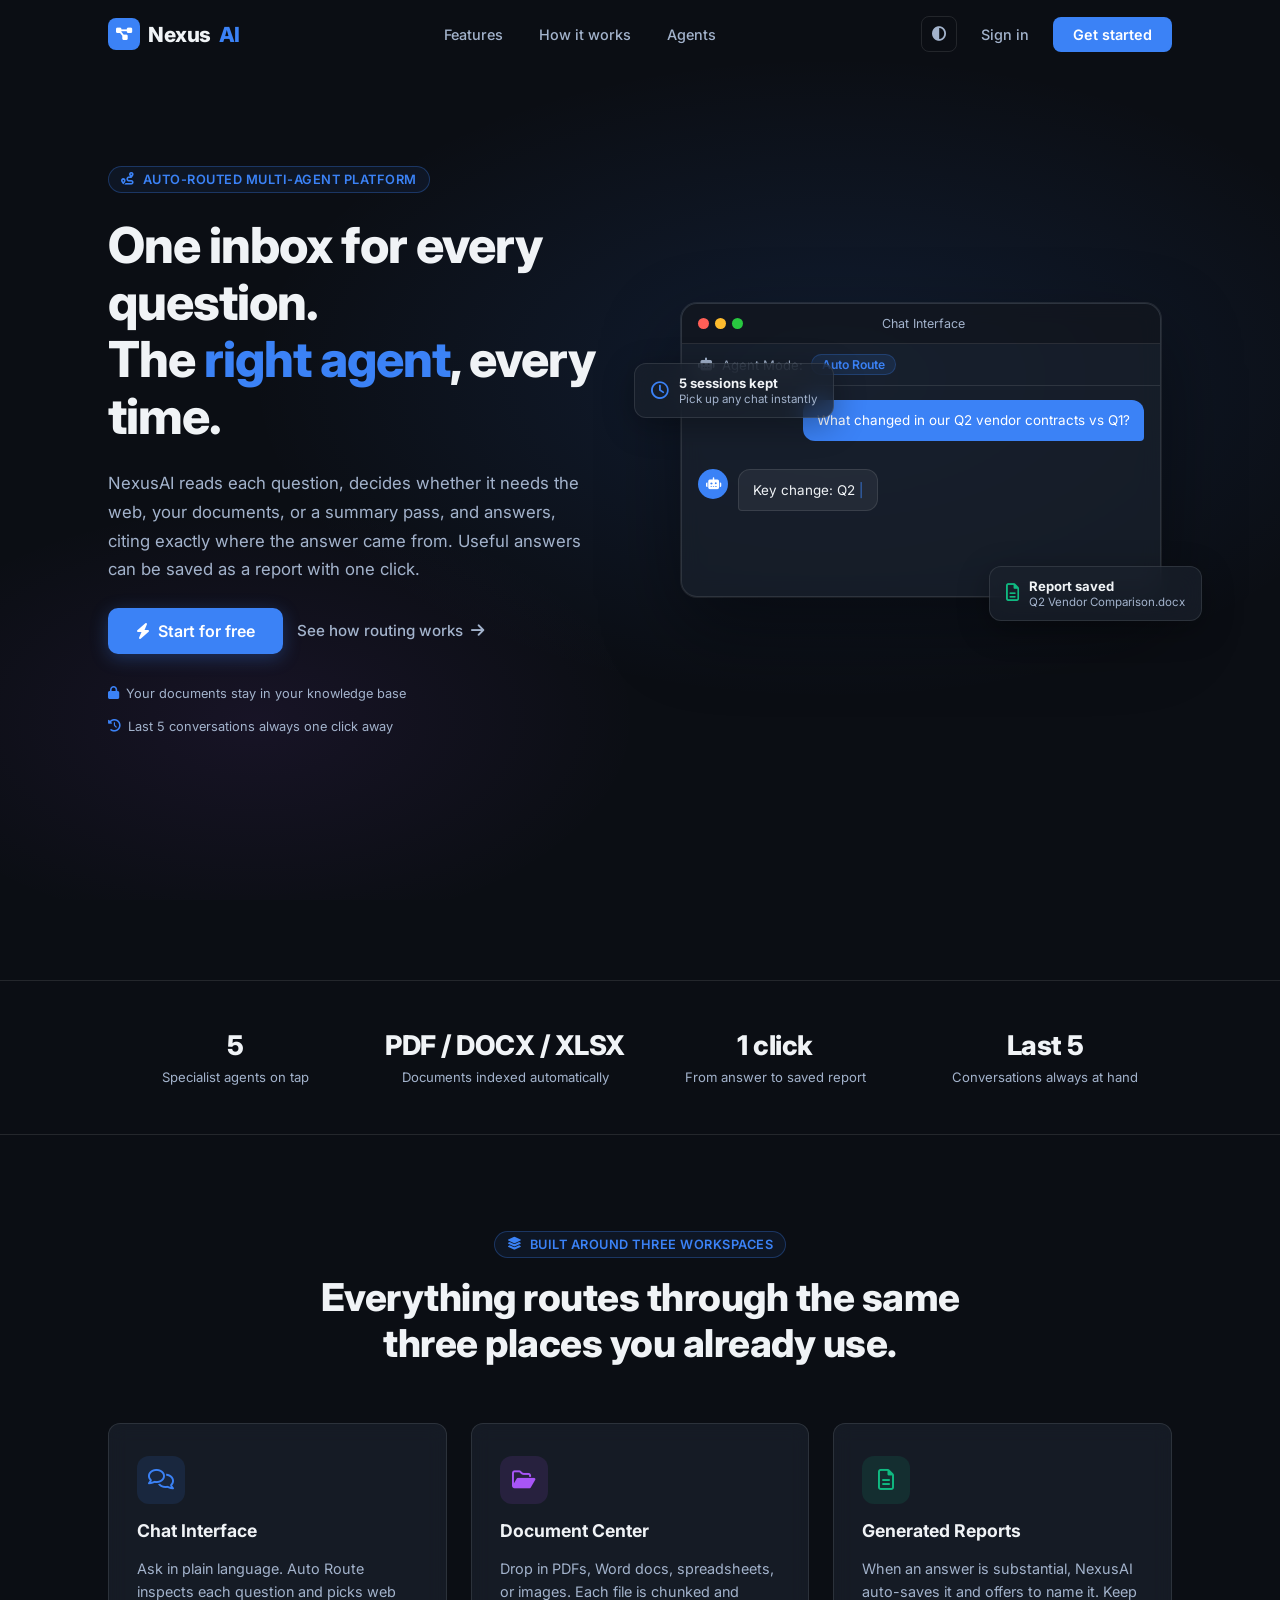
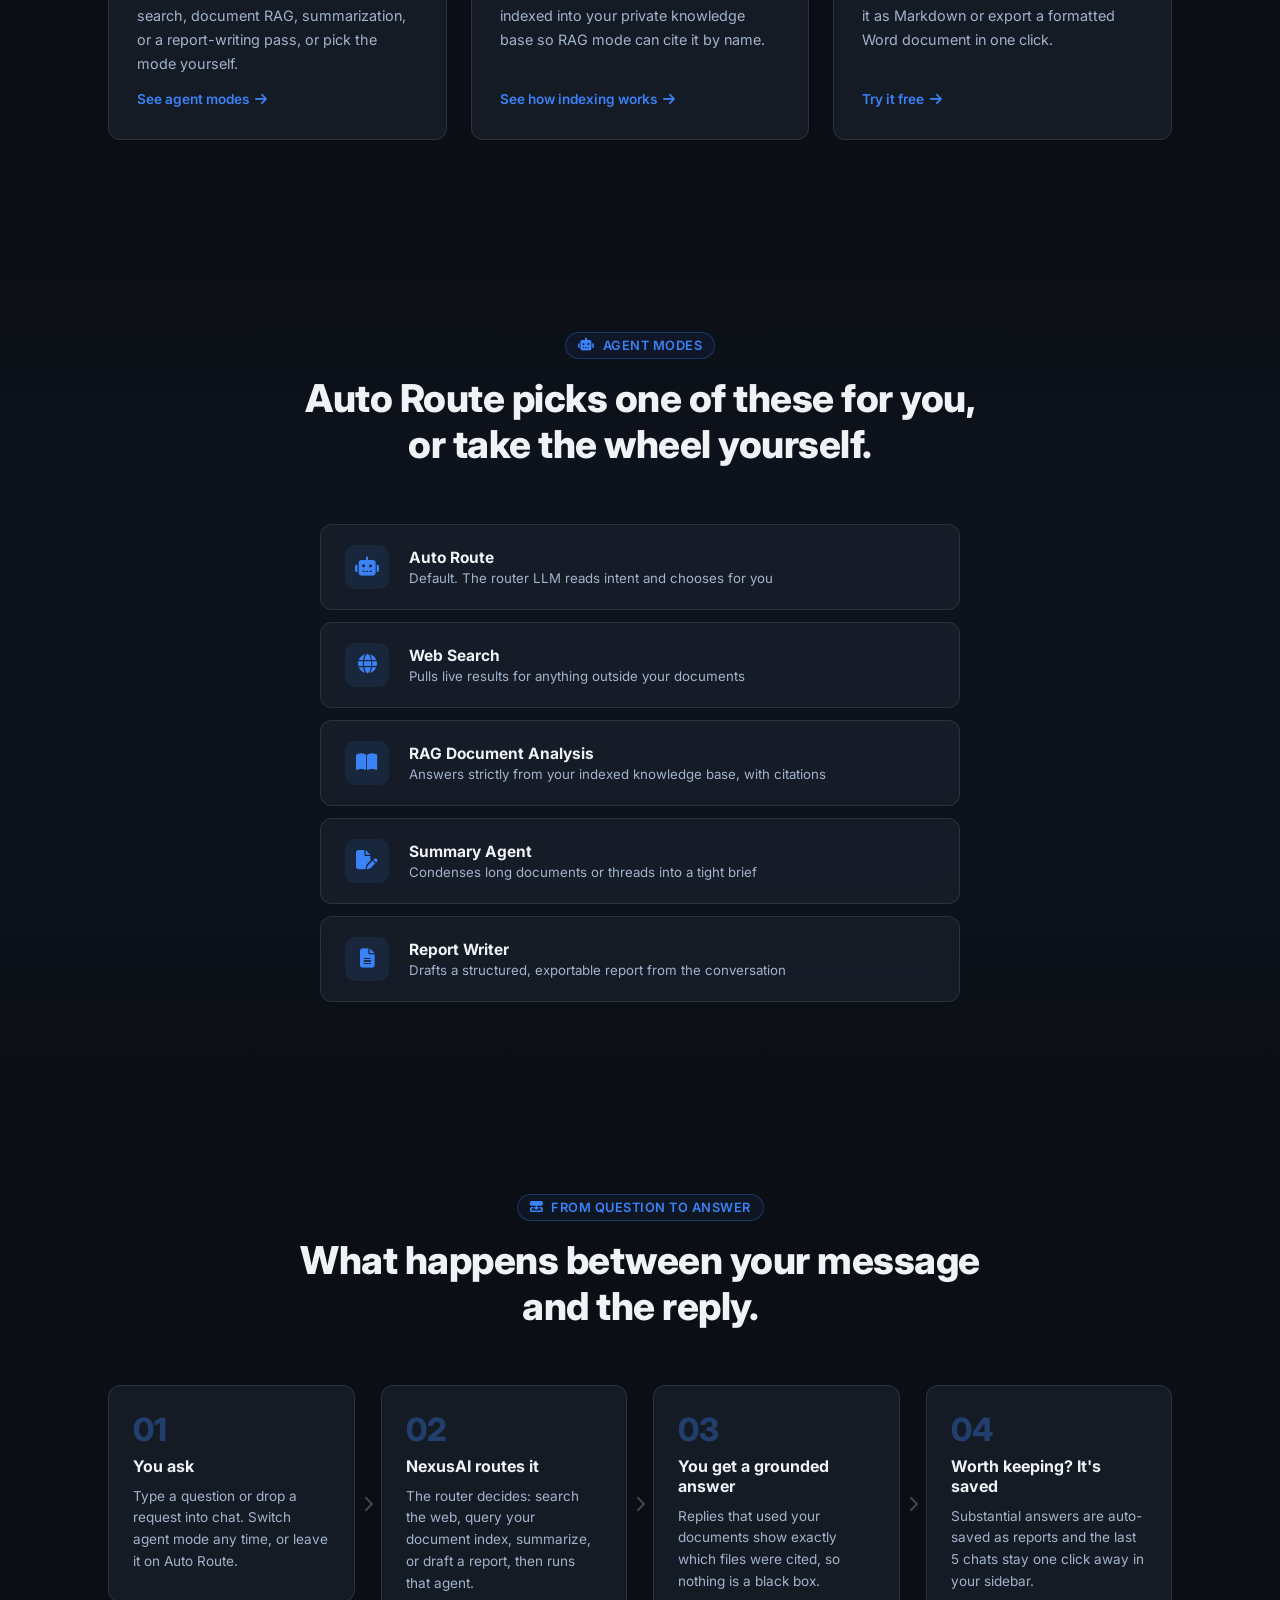
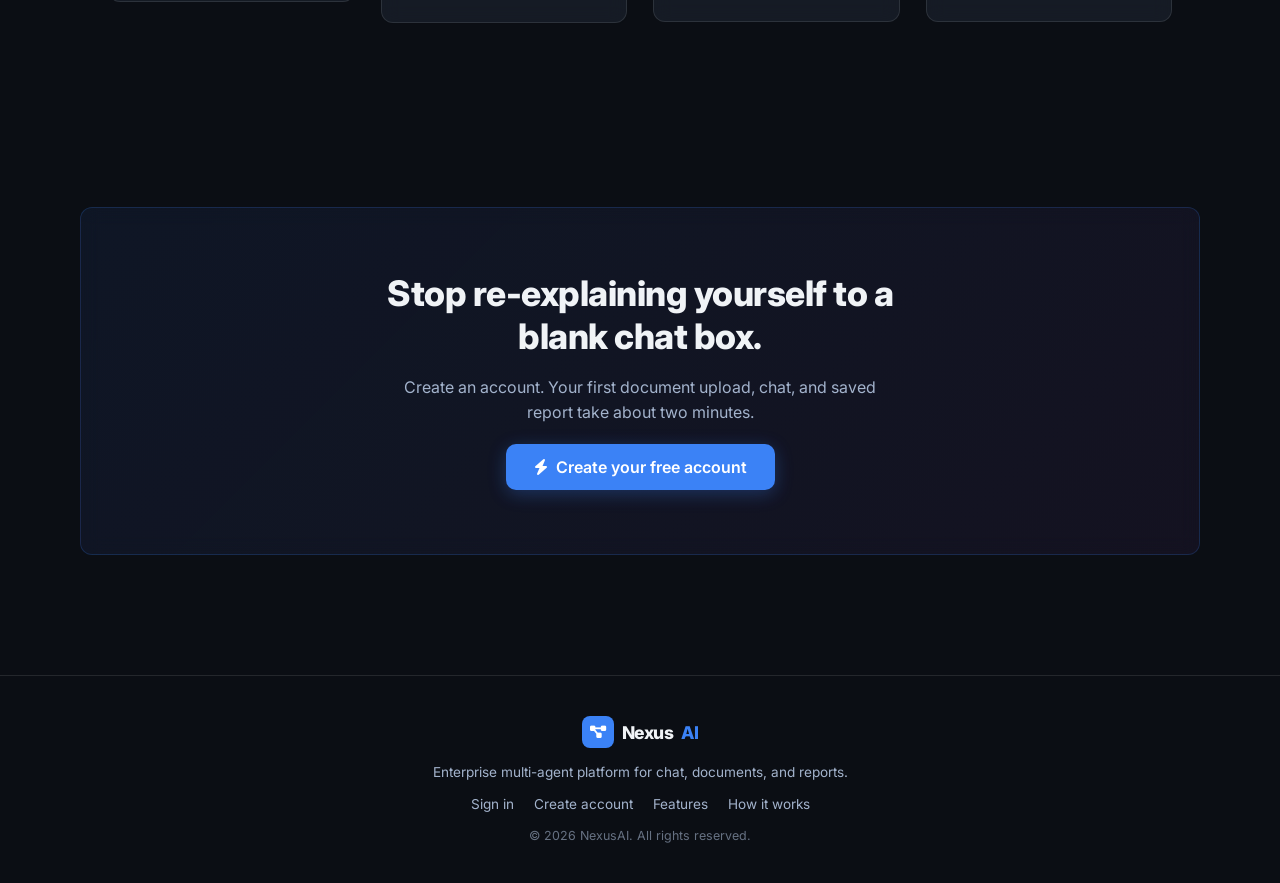
<file: frontend/landing.html>
<!DOCTYPE html>
<html lang="en" data-theme="dark">
<head>
    <meta charset="UTF-8">
    <meta name="viewport" content="width=device-width, initial-scale=1.0">
    <title>NexusAI &mdash; Enterprise Multi-Agent AI Platform</title>
    <meta name="description" content="NexusAI routes every question to the right agent, grounds answers in your own documents, and turns the good ones into reports, automatically.">

    <!-- Fonts -->
    <link rel="preconnect" href="https://fonts.googleapis.com">
    <link rel="preconnect" href="https://fonts.gstatic.com" crossorigin>
    <link href="https://fonts.googleapis.com/css2?family=Inter:wght@300;400;500;600;700;800&display=swap" rel="stylesheet">
    <!-- Icons -->
    <link rel="stylesheet" href="https://cdnjs.cloudflare.com/ajax/libs/font-awesome/6.4.0/css/all.min.css">
    <!-- Shared product theme + landing-only styles -->
    <link rel="stylesheet" href="css/style.css?v=7">
    <link rel="stylesheet" href="css/landing.css?v=2">
</head>
<body class="landing-body">

    <!-- Nav -->
    <header class="ld-nav" id="ld-nav">
        <div class="ld-container ld-nav-inner">
            <div class="ld-brand">
                <span class="ld-brand-mark"><i class="fa-solid fa-diagram-project"></i></span>
                Nexus<span class="highlight">AI</span>
            </div>
            <nav class="ld-nav-links">
                <a href="#features">Features</a>
                <a href="#workflow">How it works</a>
                <a href="#agents">Agents</a>
            </nav>
            <div class="ld-nav-actions">
                <button class="ld-icon-btn" id="ld-theme-toggle" title="Toggle theme" aria-label="Toggle theme">
                    <i class="fa-solid fa-circle-half-stroke"></i>
                </button>
                <a href="login.html" class="ld-link-btn">Sign in</a>
                <a href="register.html" class="primary-btn ld-cta-btn">Get started</a>
            </div>
        </div>
    </header>

    <main>
        <!-- Hero -->
        <section class="ld-hero">
            <div class="ld-hero-glow" aria-hidden="true"></div>
            <div class="ld-container ld-hero-grid">
                <div class="ld-hero-copy">
                    <span class="ld-eyebrow"><i class="fa-solid fa-route"></i> Auto-routed multi-agent platform</span>
                    <h1>One inbox for every question.<br>The <span class="highlight">right agent</span>, every time.</h1>
                    <p class="ld-hero-sub">
                        NexusAI reads each question, decides whether it needs the web, your documents, or a summary
                        pass, and answers, citing exactly where the answer came from. Useful answers can be saved
                        as a report with one click.
                    </p>
                    <div class="ld-hero-actions">
                        <a href="register.html" class="primary-btn ld-cta-btn ld-cta-lg">
                            <i class="fa-solid fa-bolt"></i> Start for free
                        </a>
                        <a href="#workflow" class="ld-ghost-btn">
                            See how routing works <i class="fa-solid fa-arrow-right"></i>
                        </a>
                    </div>
                    <div class="ld-hero-trust">
                        <div class="ld-trust-item"><i class="fa-solid fa-lock"></i> Your documents stay in your knowledge base</div>
                        <div class="ld-trust-item"><i class="fa-solid fa-clock-rotate-left"></i> Last 5 conversations always one click away</div>
                    </div>
                </div>

                <!-- Signature element: live recreation of the actual chat UI -->
                <div class="ld-hero-mockup">
                    <div class="ld-mockup-window glass-panel">
                        <div class="ld-mockup-titlebar">
                            <div class="ld-mockup-dots"><span></span><span></span><span></span></div>
                            <span class="ld-mockup-titletext">Chat Interface</span>
                        </div>
                        <div class="ld-mockup-agentbar">
                            <i class="fa-solid fa-robot"></i>
                            <span>Agent Mode:</span>
                            <span class="ld-mockup-pill" id="ld-agent-pill">Auto Route</span>
                        </div>
                        <div class="ld-mockup-msg ld-mockup-msg-user">
                            <div class="ld-mockup-bubble">What changed in our Q2 vendor contracts vs Q1?</div>
                        </div>
                        <div class="ld-mockup-msg ld-mockup-msg-bot">
                            <div class="ld-mockup-avatar"><i class="fa-solid fa-robot"></i></div>
                            <div class="ld-mockup-bubble">
                                <span id="ld-type-target"></span><span class="ld-cursor">|</span>
                            </div>
                        </div>
                        <div class="ld-mockup-sources" id="ld-mockup-sources">
                            <span class="source-label"><i class="fa-solid fa-book-open"></i> From your documents:</span>
                            <span class="source-pill"><i class="fa-regular fa-file-pdf"></i> vendor_contract_q1.pdf</span>
                            <span class="source-pill"><i class="fa-regular fa-file-pdf"></i> vendor_contract_q2.pdf</span>
                        </div>
                    </div>
                    <div class="ld-floating-card ld-floating-report">
                        <i class="fa-regular fa-file-lines"></i>
                        <div>
                            <strong>Report saved</strong>
                            <span>Q2 Vendor Comparison.docx</span>
                        </div>
                    </div>
                    <div class="ld-floating-card ld-floating-history">
                        <i class="fa-regular fa-clock"></i>
                        <div>
                            <strong>5 sessions kept</strong>
                            <span>Pick up any chat instantly</span>
                        </div>
                    </div>
                </div>
            </div>
        </section>

        <!-- Stat strip -->
        <section class="ld-stats">
            <div class="ld-container ld-stats-row">
                <div class="ld-stat"><span class="ld-stat-num">5</span><span class="ld-stat-label">Specialist agents on tap</span></div>
                <div class="ld-stat"><span class="ld-stat-num">PDF / DOCX / XLSX</span><span class="ld-stat-label">Documents indexed automatically</span></div>
                <div class="ld-stat"><span class="ld-stat-num">1 click</span><span class="ld-stat-label">From answer to saved report</span></div>
                <div class="ld-stat"><span class="ld-stat-num">Last 5</span><span class="ld-stat-label">Conversations always at hand</span></div>
            </div>
        </section>

        <!-- Features -->
        <section class="ld-section" id="features">
            <div class="ld-container">
                <div class="ld-section-head">
                    <span class="ld-eyebrow"><i class="fa-solid fa-layer-group"></i> Built around three workspaces</span>
                    <h2>Everything routes through the same three places you already use.</h2>
                </div>

                <div class="ld-feature-grid">
                    <article class="ld-feature-card glass-panel">
                        <div class="ld-feature-icon" style="--icon-color:#3b82f6"><i class="fa-regular fa-comments"></i></div>
                        <h3>Chat Interface</h3>
                        <p>Ask in plain language. Auto Route inspects each question and picks web search, document
                        RAG, summarization, or a report-writing pass, or pick the mode yourself.</p>
                        <a class="ld-feature-link" href="#agents">See agent modes <i class="fa-solid fa-arrow-right"></i></a>
                    </article>

                    <article class="ld-feature-card glass-panel">
                        <div class="ld-feature-icon" style="--icon-color:#a855f7"><i class="fa-regular fa-folder-open"></i></div>
                        <h3>Document Center</h3>
                        <p>Drop in PDFs, Word docs, spreadsheets, or images. Each file is chunked and indexed into
                        your private knowledge base so RAG mode can cite it by name.</p>
                        <a class="ld-feature-link" href="#workflow">See how indexing works <i class="fa-solid fa-arrow-right"></i></a>
                    </article>

                    <article class="ld-feature-card glass-panel">
                        <div class="ld-feature-icon" style="--icon-color:#10b981"><i class="fa-regular fa-file-lines"></i></div>
                        <h3>Generated Reports</h3>
                        <p>When an answer is substantial, NexusAI auto-saves it and offers to name it. Keep it as
                        Markdown or export a formatted Word document in one click.</p>
                        <a class="ld-feature-link" href="register.html">Try it free <i class="fa-solid fa-arrow-right"></i></a>
                    </article>
                </div>
            </div>
        </section>

        <!-- Agent modes detail -->
        <section class="ld-section ld-agents-section" id="agents">
            <div class="ld-container">
                <div class="ld-section-head">
                    <span class="ld-eyebrow"><i class="fa-solid fa-robot"></i> Agent modes</span>
                    <h2>Auto Route picks one of these for you, or take the wheel yourself.</h2>
                </div>
                <div class="ld-agent-list">
                    <div class="ld-agent-row glass-panel">
                        <span class="ld-agent-emoji"><i class="fa-solid fa-robot"></i></span>
                        <div class="ld-agent-text"><strong>Auto Route</strong><span>Default. The router LLM reads intent and chooses for you</span></div>
                    </div>
                    <div class="ld-agent-row glass-panel">
                        <span class="ld-agent-emoji"><i class="fa-solid fa-globe"></i></span>
                        <div class="ld-agent-text"><strong>Web Search</strong><span>Pulls live results for anything outside your documents</span></div>
                    </div>
                    <div class="ld-agent-row glass-panel">
                        <span class="ld-agent-emoji"><i class="fa-solid fa-book-open"></i></span>
                        <div class="ld-agent-text"><strong>RAG Document Analysis</strong><span>Answers strictly from your indexed knowledge base, with citations</span></div>
                    </div>
                    <div class="ld-agent-row glass-panel">
                        <span class="ld-agent-emoji"><i class="fa-solid fa-file-pen"></i></span>
                        <div class="ld-agent-text"><strong>Summary Agent</strong><span>Condenses long documents or threads into a tight brief</span></div>
                    </div>
                    <div class="ld-agent-row glass-panel">
                        <span class="ld-agent-emoji"><i class="fa-solid fa-file-lines"></i></span>
                        <div class="ld-agent-text"><strong>Report Writer</strong><span>Drafts a structured, exportable report from the conversation</span></div>
                    </div>
                </div>
            </div>
        </section>

        <!-- How it works -->
        <section class="ld-section" id="workflow">
            <div class="ld-container">
                <div class="ld-section-head">
                    <span class="ld-eyebrow"><i class="fa-solid fa-diagram-next"></i> From question to answer</span>
                    <h2>What happens between your message and the reply.</h2>
                </div>

                <div class="ld-flow">
                    <div class="ld-flow-step glass-panel">
                        <span class="ld-flow-index">01</span>
                        <h4>You ask</h4>
                        <p>Type a question or drop a request into chat. Switch agent mode any time, or leave it on Auto Route.</p>
                    </div>
                    <i class="fa-solid fa-chevron-right ld-flow-arrow" aria-hidden="true"></i>
                    <div class="ld-flow-step glass-panel">
                        <span class="ld-flow-index">02</span>
                        <h4>NexusAI routes it</h4>
                        <p>The router decides: search the web, query your document index, summarize, or draft a report, then runs that agent.</p>
                    </div>
                    <i class="fa-solid fa-chevron-right ld-flow-arrow" aria-hidden="true"></i>
                    <div class="ld-flow-step glass-panel">
                        <span class="ld-flow-index">03</span>
                        <h4>You get a grounded answer</h4>
                        <p>Replies that used your documents show exactly which files were cited, so nothing is a black box.</p>
                    </div>
                    <i class="fa-solid fa-chevron-right ld-flow-arrow" aria-hidden="true"></i>
                    <div class="ld-flow-step glass-panel">
                        <span class="ld-flow-index">04</span>
                        <h4>Worth keeping? It's saved</h4>
                        <p>Substantial answers are auto-saved as reports and the last 5 chats stay one click away in your sidebar.</p>
                    </div>
                </div>
            </div>
        </section>

        <!-- CTA -->
        <section class="ld-cta-section">
            <div class="ld-container ld-cta-box glass-panel">
                <h2>Stop re-explaining yourself to a blank chat box.</h2>
                <p>Create an account. Your first document upload, chat, and saved report take about two minutes.</p>
                <a href="register.html" class="primary-btn ld-cta-btn ld-cta-lg">
                    <i class="fa-solid fa-bolt"></i> Create your free account
                </a>
            </div>
        </section>
    </main>

    <!-- Footer -->
    <footer class="ld-footer">
        <div class="ld-container ld-footer-inner">
            <div class="ld-brand ld-footer-brand">
                <span class="ld-brand-mark"><i class="fa-solid fa-diagram-project"></i></span>
                Nexus<span class="highlight">AI</span>
            </div>
            <p class="ld-footer-tag">Enterprise multi-agent platform for chat, documents, and reports.</p>
            <div class="ld-footer-links">
                <a href="login.html">Sign in</a>
                <a href="register.html">Create account</a>
                <a href="#features">Features</a>
                <a href="#workflow">How it works</a>
            </div>
            <p class="ld-footer-copy">&copy; <span id="ld-year"></span> NexusAI. All rights reserved.</p>
        </div>
    </footer>

    <script src="js/landing.js?v=1"></script>
</body>
</html>
</file>
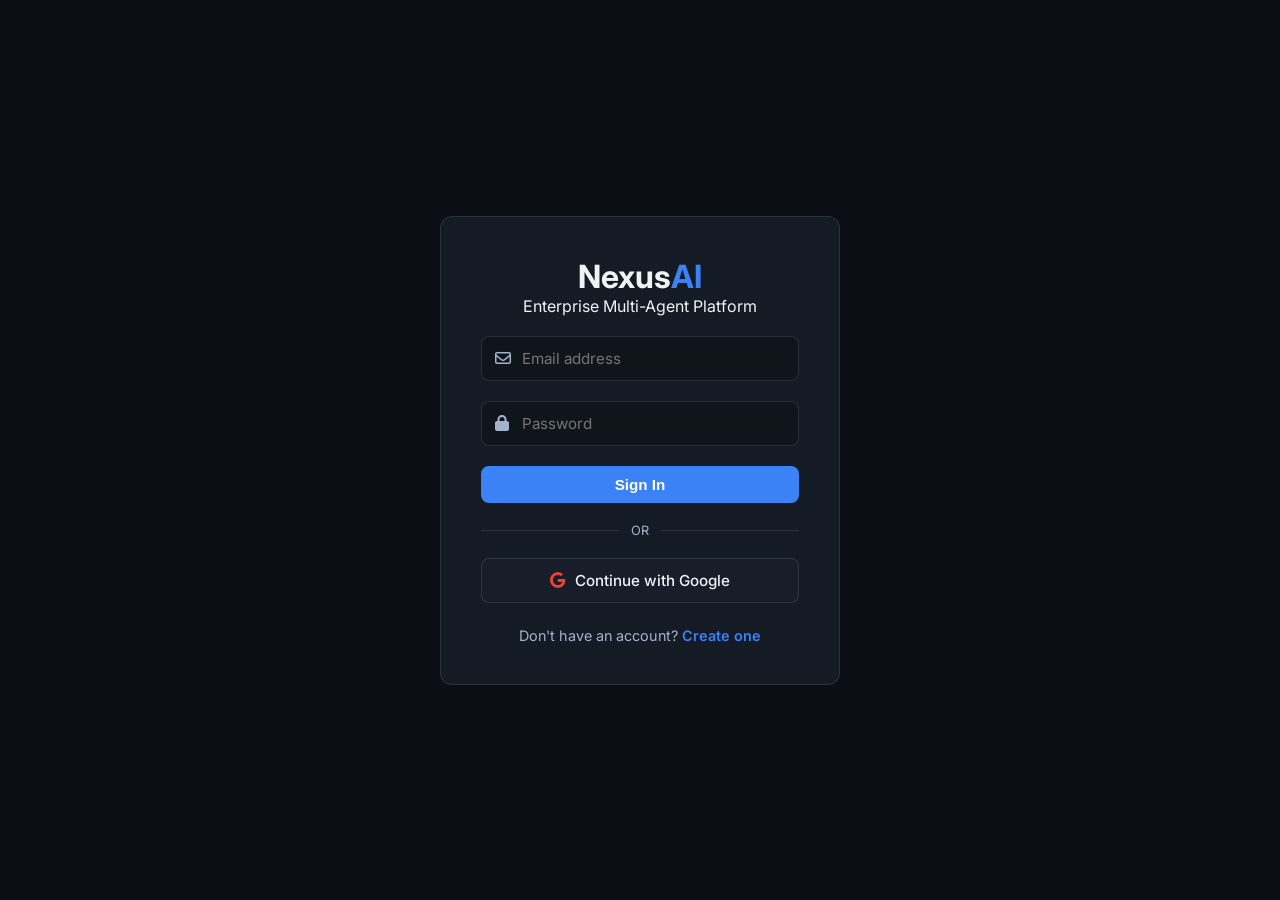
<file: frontend/login.html>
<!DOCTYPE html>
<html lang="en" data-theme="dark">
<head>
    <meta charset="UTF-8">
    <meta name="viewport" content="width=device-width, initial-scale=1.0">
    <title>Login - NexusAI Platform</title>
    <link href="https://fonts.googleapis.com/css2?family=Inter:wght@400;500;600;700&display=swap" rel="stylesheet">
    <link rel="stylesheet" href="https://cdnjs.cloudflare.com/ajax/libs/font-awesome/6.4.0/css/all.min.css">
    <link rel="stylesheet" href="css/style.css?v=7">
</head>
<body class="auth-layout container-centered">
    <div class="auth-card glass-panel">
        <div class="brand">
            <a href="landing.html" style="text-decoration:none;color:inherit"><h1>Nexus<span class="highlight">AI</span></h1></a>
            <p>Enterprise Multi-Agent Platform</p>
        </div>
        
        <form id="login-form">
            <div class="input-group">
                <i class="fa-regular fa-envelope"></i>
                <input type="email" id="username" placeholder="Email address" required>
            </div>
            <div class="input-group">
                <i class="fa-solid fa-lock"></i>
                <input type="password" id="password" placeholder="Password" required>
            </div>
            <button type="submit" class="primary-btn full-width">Sign In</button>
        </form>

        <div class="divider"><span>OR</span></div>

        <button class="oauth-btn full-width" onclick="window.location.href='/api/v1/auth/google-login'">
            <i class="fa-brands fa-google"></i> Continue with Google
        </button>
        
        <div id="auth-error" class="error-text" style="display: none;"></div>

        <div class="auth-footer">
            Don't have an account? <a href="register.html">Create one</a>
        </div>
    </div>

    <script src="js/api.js?v=2"></script>
    <script>
        document.getElementById('login-form').addEventListener('submit', async (e) => {
            e.preventDefault();
            const username = document.getElementById('username').value;
            const password = document.getElementById('password').value;
            const errorDiv = document.getElementById('auth-error');
            
            try {
                const response = await api.login(username, password);
                if(response.access_token) {
                    localStorage.setItem('access_token', response.access_token);
                    window.location.href = 'index.html';
                }
            } catch (error) {
                errorDiv.innerText = 'Login Failed: Invalid credentials';
                errorDiv.style.display = 'block';
            }
        });
    </script>
</body>
</html>
</file>
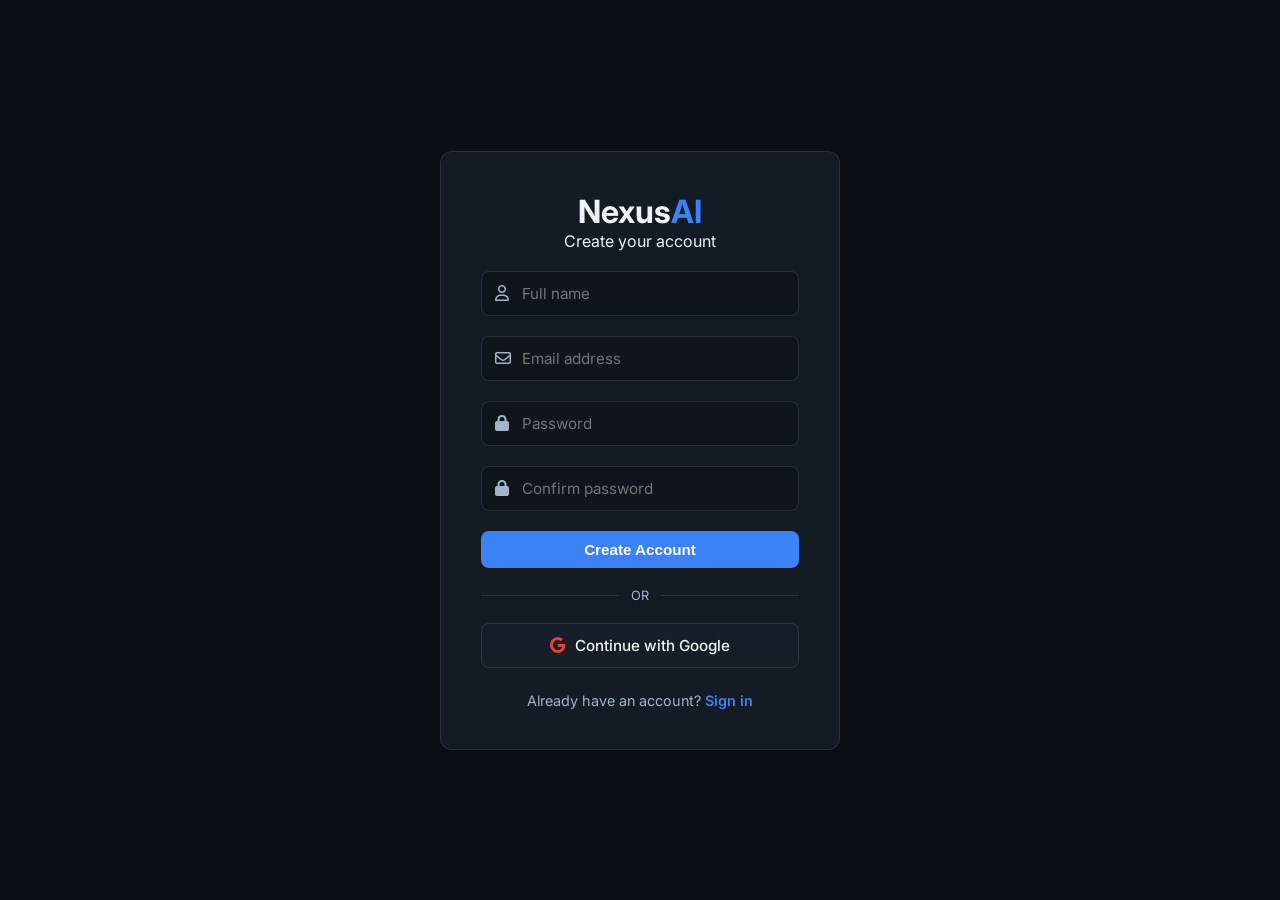
<file: frontend/register.html>
<!DOCTYPE html>
<html lang="en" data-theme="dark">
<head>
    <meta charset="UTF-8">
    <meta name="viewport" content="width=device-width, initial-scale=1.0">
    <title>Create Account - NexusAI Platform</title>
    <link href="https://fonts.googleapis.com/css2?family=Inter:wght@400;500;600;700&display=swap" rel="stylesheet">
    <link rel="stylesheet" href="https://cdnjs.cloudflare.com/ajax/libs/font-awesome/6.4.0/css/all.min.css">
    <link rel="stylesheet" href="css/style.css?v=7">
</head>
<body class="auth-layout container-centered">
    <div class="auth-card glass-panel">
        <div class="brand">
            <a href="landing.html" style="text-decoration:none;color:inherit"><h1>Nexus<span class="highlight">AI</span></h1></a>
            <p>Create your account</p>
        </div>

        <form id="register-form">
            <div class="input-group">
                <i class="fa-regular fa-user"></i>
                <input type="text" id="full-name" placeholder="Full name" required>
            </div>
            <div class="input-group">
                <i class="fa-regular fa-envelope"></i>
                <input type="email" id="email" placeholder="Email address" required>
            </div>
            <div class="input-group">
                <i class="fa-solid fa-lock"></i>
                <input type="password" id="password" placeholder="Password" minlength="8" required>
            </div>
            <div class="input-group">
                <i class="fa-solid fa-lock"></i>
                <input type="password" id="confirm-password" placeholder="Confirm password" minlength="8" required>
            </div>
            <button type="submit" class="primary-btn full-width">Create Account</button>
        </form>

        <div class="divider"><span>OR</span></div>

        <button class="oauth-btn full-width" onclick="window.location.href='/api/v1/auth/google-login'">
            <i class="fa-brands fa-google"></i> Continue with Google
        </button>

        <div id="auth-error" class="error-text" style="display: none;"></div>
        <div id="auth-success" class="error-text" style="display: none; color: var(--success);"></div>

        <div class="auth-footer">
            Already have an account? <a href="login.html">Sign in</a>
        </div>
    </div>

    <script src="js/api.js?v=2"></script>
    <script>
        document.getElementById('register-form').addEventListener('submit', async (e) => {
            e.preventDefault();
            const fullName = document.getElementById('full-name').value;
            const email = document.getElementById('email').value;
            const password = document.getElementById('password').value;
            const confirmPassword = document.getElementById('confirm-password').value;
            const errorDiv = document.getElementById('auth-error');
            const successDiv = document.getElementById('auth-success');

            errorDiv.style.display = 'none';
            successDiv.style.display = 'none';

            if (password !== confirmPassword) {
                errorDiv.innerText = 'Passwords do not match.';
                errorDiv.style.display = 'block';
                return;
            }

            try {
                await api.register(email, password, fullName);
                successDiv.innerText = 'Account created! Redirecting to sign in...';
                successDiv.style.display = 'block';
                setTimeout(() => { window.location.href = 'login.html'; }, 1200);
            } catch (error) {
                errorDiv.innerText = error.message || 'Could not create account.';
                errorDiv.style.display = 'block';
            }
        });
    </script>
</body>
</html>
</file>
<file: frontend/css/style.css>
/* CSS Custom Properties & Theming */
:root {
    --bg-main: #0B0E14;
    --bg-sidebar: #121822;
    --bg-panel: rgba(26, 33, 45, 0.7);
    --border-color: rgba(255, 255, 255, 0.1);
    
    --text-primary: #f0f3f6;
    --text-secondary: #a3b3cc;
    
    --accent-color: #3b82f6;
    --accent-hover: #2563eb;
    
    --success: #10b981;
    --error: #ef4444;
    --warning: #f59e0b;
    
    --font-family: 'Inter', sans-serif;
    
    --transition-fast: 0.2s ease;
    --sidebar-width: 280px;
}

[data-theme="light"] {
    --bg-main: #f8fafc;
    --bg-sidebar: #ffffff;
    --bg-panel: rgba(255, 255, 255, 0.9);
    --border-color: rgba(0, 0, 0, 0.1);
    --text-primary: #1e293b;
    --text-secondary: #64748b;
}

/* Global Reset */
* { box-sizing: border-box; margin: 0; padding: 0; }

body {
    font-family: var(--font-family);
    background-color: var(--bg-main);
    color: var(--text-primary);
    overflow: hidden;
    height: 100vh;
}

/* Glassmorphism Classes */
.glass-panel {
    background: var(--bg-panel);
    backdrop-filter: blur(10px);
    -webkit-backdrop-filter: blur(10px);
    border: 1px solid var(--border-color);
    border-radius: 12px;
}

/* ── App Layout ─────────────────────────────── */
.app-layout {
    display: flex;
    height: 100vh;
    overflow: hidden;
}

/* ── Sidebar ─────────────────────────────────── */
.sidebar {
    width: var(--sidebar-width);
    background-color: var(--bg-sidebar);
    border-right: 1px solid var(--border-color);
    display: flex;
    flex-direction: column;
    padding: 20px;
    transition: transform 0.3s ease;
    flex-shrink: 0;
    z-index: 200;
}

/* Mobile: sidebar slides out off-screen by default */
@media (max-width: 768px) {
    .sidebar {
        position: fixed;
        top: 0;
        left: 0;
        bottom: 0;
        transform: translateX(-100%);
    }
    .sidebar.open {
        transform: translateX(0);
        box-shadow: 4px 0 32px rgba(0,0,0,0.5);
    }
    /* Overlay behind sidebar on mobile */
    .sidebar-overlay {
        display: none;
        position: fixed;
        inset: 0;
        background: rgba(0,0,0,0.55);
        z-index: 199;
    }
    .sidebar-overlay.open { display: block; }

    /* Mobile top bar */
    .mobile-topbar {
        display: flex !important;
    }
    /* Hide desktop-only trace toggle on mobile header */
    .trace-toggle-btn {
        display: none;
    }
}

/* Sidebar overlay: hidden on desktop */
.sidebar-overlay { display: none; }

/* ── Mobile topbar (hidden on desktop) ────── */
.mobile-topbar {
    display: none;
    align-items: center;
    justify-content: space-between;
    padding: 12px 16px;
    background: var(--bg-sidebar);
    border-bottom: 1px solid var(--border-color);
    position: sticky;
    top: 0;
    z-index: 100;
    flex-shrink: 0;
}
.mobile-topbar-brand {
    font-size: 1.1rem;
    font-weight: 700;
    letter-spacing: -0.5px;
}
.mobile-topbar-actions {
    display: flex;
    align-items: center;
    gap: 8px;
}
.mobile-menu-btn, .mobile-trace-btn {
    background: transparent;
    border: 1px solid var(--border-color);
    color: var(--text-primary);
    width: 36px;
    height: 36px;
    border-radius: 8px;
    cursor: pointer;
    display: flex;
    align-items: center;
    justify-content: center;
    font-size: 0.95rem;
    transition: var(--transition-fast);
    position: relative;
}
.mobile-menu-btn:hover, .mobile-trace-btn:hover {
    background: rgba(255,255,255,0.06);
}
.mobile-trace-badge {
    position: absolute;
    top: -4px;
    right: -4px;
    background: var(--accent-color);
    color: #fff;
    font-size: 0.6rem;
    font-weight: 700;
    width: 16px;
    height: 16px;
    border-radius: 50%;
    display: flex;
    align-items: center;
    justify-content: center;
    line-height: 1;
}

.brand { text-align: center; margin-bottom: 20px; }
.sidebar-header { margin-bottom: 24px; padding-left: 10px; display: flex; align-items: center; justify-content: space-between; }
.sidebar-header h2 { font-weight: 700; font-size: 1.5rem; letter-spacing: -0.5px; }
.highlight { color: var(--accent-color); }

/* Sidebar close/collapse button — visible on both desktop and mobile,
   inside the sidebar header, collapses/hides the sidebar when clicked. */
.sidebar-close-btn {
    display: flex;
    align-items: center;
    justify-content: center;
    background: transparent;
    border: none;
    color: var(--text-secondary);
    cursor: pointer;
    font-size: 1.1rem;
    padding: 4px 8px;
    border-radius: 6px;
    transition: var(--transition-fast);
}
.sidebar-close-btn:hover { color: var(--text-primary); background: rgba(255,255,255,0.06); }

/* Floating button that reappears at the top-left of the main content
   area once the sidebar has been hidden, so it can be brought back —
   same interaction pattern as Claude Desktop / ChatGPT. */
.sidebar-reveal-btn {
    display: none;
    position: fixed;
    top: 16px;
    left: 16px;
    z-index: 150;
    width: 38px;
    height: 38px;
    align-items: center;
    justify-content: center;
    background: var(--bg-panel);
    backdrop-filter: blur(10px);
    -webkit-backdrop-filter: blur(10px);
    border: 1px solid var(--border-color);
    color: var(--text-primary);
    border-radius: 8px;
    cursor: pointer;
    font-size: 0.95rem;
    transition: var(--transition-fast);
}
.sidebar-reveal-btn:hover { background: rgba(255,255,255,0.1); }
.app-layout.sidebar-collapsed .sidebar-reveal-btn { display: flex; }
/* Push page content clear of the floating reveal button on desktop */
@media (min-width: 769px) {
    .app-layout.sidebar-collapsed .page-section { padding-left: 76px; }
}
@media (max-width: 768px) {
    /* On mobile the topbar hamburger already does this job */
    .sidebar-reveal-btn { display: none !important; }
}

/* Desktop sidebar toggle button (in page header) */
.sidebar-toggle-btn {
    background: transparent;
    border: 1px solid var(--border-color);
    color: var(--text-secondary);
    width: 34px;
    height: 34px;
    border-radius: 8px;
    cursor: pointer;
    display: flex;
    align-items: center;
    justify-content: center;
    font-size: 0.9rem;
    transition: var(--transition-fast);
    flex-shrink: 0;
}
.sidebar-toggle-btn:hover { color: var(--text-primary); background: rgba(255,255,255,0.06); }
@media (max-width: 768px) { .sidebar-toggle-btn { display: none; } }

/* Desktop: sidebar can be collapsed */
.app-layout.sidebar-collapsed .sidebar {
    transform: translateX(-100%);
    position: fixed;
    pointer-events: none;
    visibility: hidden;
}
.app-layout.sidebar-collapsed .main-content {
    margin-left: 0;
}

.new-chat-btn {
    background-color: var(--accent-color);
    color: white;
    border: none;
    padding: 12px;
    border-radius: 8px;
    font-weight: 600;
    font-size: 0.95rem;
    cursor: pointer;
    transition: var(--transition-fast);
    display: flex;
    align-items: center;
    justify-content: center;
    gap: 8px;
    margin-bottom: 24px;
}
.new-chat-btn:hover { background-color: var(--accent-hover); transform: translateY(-1px); }

.nav-group { margin-bottom: 20px; flex: 1; overflow-y: auto; scrollbar-width: thin; scrollbar-color: rgba(255,255,255,0.15) transparent; }
.nav-group::-webkit-scrollbar { width: 5px; }
.nav-group::-webkit-scrollbar-track { background: transparent; }
.nav-group::-webkit-scrollbar-thumb { background: rgba(255,255,255,0.15); border-radius: 10px; }
.nav-group::-webkit-scrollbar-thumb:hover { background: rgba(255,255,255,0.3); }
.nav-group h3 { font-size: 0.75rem; text-transform: uppercase; color: var(--text-secondary); margin-bottom: 12px; padding-left: 10px; font-weight: 600; letter-spacing: 0.5px; }

.nav-links { list-style: none; }
.nav-links li {
    padding: 10px 12px;
    border-radius: 8px;
    margin-bottom: 4px;
    cursor: pointer;
    color: var(--text-secondary);
    display: flex;
    align-items: center;
    gap: 12px;
    font-size: 0.95rem;
    font-weight: 500;
    transition: var(--transition-fast);
}
.nav-links li:hover { background: rgba(255, 255, 255, 0.05); color: var(--text-primary); }
.nav-links li.active { background: rgba(59, 130, 246, 0.1); color: var(--accent-color); font-weight: 600; }
[data-theme="light"] .nav-links li:hover { background: rgba(0, 0, 0, 0.05); }

.sidebar-footer { border-top: 1px solid var(--border-color); padding-top: 20px; }

/* ── Main Content Area ─────────────────────── */
.main-content {
    flex: 1;
    display: flex;
    flex-direction: column;
    position: relative;
    overflow: hidden;
    min-width: 0; /* prevent flex overflow */
}

.page-section {
    display: none;
    flex-direction: column;
    height: 100%;
    padding: 20px 40px;
    overflow-y: auto;
    overflow-x: hidden;
}
.page-section.active { display: flex; }

@media (max-width: 768px) {
    .page-section {
        padding: 16px 16px;
    }
    /* On mobile the topbar takes the header role */
    .page-header {
        margin-bottom: 16px;
        flex-wrap: wrap;
        gap: 10px;
    }
}

.page-header { margin-bottom: 30px; display: flex; justify-content: space-between; align-items: center; gap: 12px; flex-wrap: wrap; }

/* ── Agent selector ────────────────────────── */
.agent-selector {
    display: flex;
    align-items: center;
    gap: 8px;
    flex-wrap: wrap;
}
.agent-selector label {
    font-size: 0.85rem;
    color: var(--text-secondary);
    white-space: nowrap;
}
.agent-selector select,
.glass-select {
    background: var(--bg-panel);
    color: var(--text-primary);
    border: 1px solid var(--border-color);
    padding: 8px 12px;
    border-radius: 6px;
    outline: none;
    font-family: var(--font-family);
    font-size: 0.88rem;
    max-width: 200px;
}
@media (max-width: 480px) {
    .agent-selector select,
    .glass-select { max-width: 160px; font-size: 0.82rem; }
    .agent-selector label { display: none; }
}

/* ── Chat UI ───────────────────────────────── */
.chat-container {
    flex: 1;
    display: flex;
    flex-direction: column;
    max-width: 900px;
    margin: 0 auto;
    width: 100%;
    position: relative;
    min-height: 0;
}
.chat-messages {
    flex: 1;
    overflow-y: auto;
    padding-bottom: 120px;
}
.message { display: flex; gap: 12px; margin-bottom: 20px; animation: fadeIn 0.3s ease; }
@keyframes fadeIn { from { opacity: 0; transform: translateY(10px); } to { opacity: 1; transform: translateY(0); } }

.message .avatar {
    width: 32px; height: 32px; border-radius: 50%; display: flex; align-items: center; justify-content: center; font-size: 1rem; flex-shrink: 0;
}
.user-msg .avatar { background: var(--bg-panel); border: 1px solid var(--border-color); }
.assistant-msg .avatar { background: var(--accent-color); color: white; }

.message .content { flex: 1; line-height: 1.6; font-size: 0.93rem; min-width: 0; }
.message .content p { margin-bottom: 12px; }
.message .content pre { background: #1e1e1e; padding: 12px; border-radius: 8px; overflow-x: auto; font-family: monospace; }
.message .content code { font-family: monospace; background: rgba(128,128,128,0.2); padding: 2px 4px; border-radius: 4px; }

/* ── Chat Input ────────────────────────────── */
.chat-input-area {
    position: absolute;
    bottom: 0;
    left: 0;
    right: 0;
    padding: 10px 0 16px;
    background: linear-gradient(0deg, var(--bg-main) 75%, transparent);
}
.input-wrapper { display: flex; align-items: flex-end; padding: 10px 14px; border-radius: 12px; }
.input-wrapper textarea {
    flex: 1; background: transparent; border: none; color: var(--text-primary);
    font-family: var(--font-family); font-size: 0.97rem; resize: none;
    max-height: 150px; outline: none; padding: 4px 0; line-height: 1.5;
}
.send-btn {
    background: var(--accent-color); color: white; border: none; width: 36px; height: 36px;
    border-radius: 8px; cursor: pointer; transition: 0.2s;
    display: flex; align-items: center; justify-content: center; flex-shrink: 0;
}
.send-btn:hover { background: var(--accent-hover); }

/* ── Documents Page ─────────────────────────── */
.dashboard-stats { display: flex; gap: 16px; margin-bottom: 24px; flex-wrap: wrap; }
.stat-card { padding: 18px; flex: 1; min-width: 140px; display: flex; align-items: center; gap: 16px; border-radius: 12px; }
.stat-card i { font-size: 1.8rem; color: var(--accent-color); }
.stat-info .stat-value { font-size: 1.6rem; font-weight: 700; display: block; }
.stat-info .stat-label { color: var(--text-secondary); font-size: 0.82rem; }

.upload-area {
    border: 2px dashed var(--border-color);
    padding: 32px 24px;
    text-align: center;
    border-radius: 16px;
    margin-bottom: 24px;
    transition: 0.3s;
    display: flex;
    flex-direction: column;
    align-items: center;
}
.upload-area.dragover { border-color: var(--accent-color); background: rgba(59, 130, 246, 0.05); }
.display-icon { font-size: 2.5rem; color: var(--text-secondary); margin-bottom: 12px; }

.primary-btn { background: var(--accent-color); color: #ffffff; border: none; padding: 10px 20px; border-radius: 8px; font-weight: 600; font-size: 0.95rem; cursor: pointer; }
.primary-btn:hover { background: var(--accent-hover); }

/* ── Data table — horizontal scroll on mobile ── */
.data-table-wrap { overflow-x: auto; -webkit-overflow-scrolling: touch; }
.data-table { width: 100%; border-collapse: collapse; text-align: left; min-width: 540px; }
.data-table th, .data-table td { padding: 12px 14px; border-bottom: 1px solid var(--border-color); }
.data-table th { color: var(--text-secondary); font-weight: 600; font-size: 0.82rem; text-transform: uppercase; }

/* ── Auth Layout ────────────────────────────── */
.container-centered { display: flex; align-items: center; justify-content: center; }
.auth-card { width: 100%; max-width: 400px; padding: 40px; text-align: center; }
.input-group { position: relative; margin-bottom: 20px; }
.input-group i { position: absolute; left: 14px; top: 14px; color: var(--text-secondary); }
.input-group input { width: 100%; padding: 12px 14px 12px 40px; background: rgba(0,0,0,0.2); border: 1px solid var(--border-color); border-radius: 8px; color: var(--text-primary); outline: none; font-family: var(--font-family); font-size: 0.95rem; transition: var(--transition-fast); }
.input-group input:focus { border-color: var(--accent-color); }
.input-group input:-webkit-autofill,
.input-group input:-webkit-autofill:hover,
.input-group input:-webkit-autofill:focus {
    -webkit-text-fill-color: var(--text-primary);
    -webkit-box-shadow: 0 0 0px 1000px rgba(0,0,0,0.2) inset;
    box-shadow: 0 0 0px 1000px rgba(0,0,0,0.2) inset;
    caret-color: var(--text-primary);
}
[data-theme="light"] .input-group input { background: white; }
[data-theme="light"] .input-group input:-webkit-autofill,
[data-theme="light"] .input-group input:-webkit-autofill:hover,
[data-theme="light"] .input-group input:-webkit-autofill:focus {
    -webkit-text-fill-color: var(--text-primary);
    -webkit-box-shadow: 0 0 0px 1000px white inset;
    box-shadow: 0 0 0px 1000px white inset;
}
.full-width { width: 100%; }
.divider { display: flex; align-items: center; text-align: center; color: var(--text-secondary); font-size: 0.8rem; margin: 20px 0; }
.divider::before, .divider::after { content: ""; flex: 1; border-bottom: 1px solid var(--border-color); }
.divider span { padding: 0 12px; }

.oauth-btn {
    display: flex; align-items: center; justify-content: center; gap: 10px;
    background: var(--bg-panel); border: 1px solid var(--border-color);
    color: var(--text-primary); padding: 12px 20px; border-radius: 8px;
    font-weight: 500; font-size: 0.95rem; font-family: var(--font-family);
    cursor: pointer; transition: var(--transition-fast);
}
.oauth-btn i { color: #ea4335; font-size: 1rem; }
.oauth-btn:hover { background: rgba(255, 255, 255, 0.06); border-color: var(--accent-color); transform: translateY(-1px); }
[data-theme="light"] .oauth-btn { background: white; }
[data-theme="light"] .oauth-btn:hover { background: #f8fafc; }

.error-text { color: var(--error); font-size: 0.85rem; margin-top: 16px; }
.auth-footer { margin-top: 24px; font-size: 0.9rem; color: var(--text-secondary); }
.auth-footer a { color: var(--accent-color); font-weight: 600; text-decoration: none; }
.auth-footer a:hover { text-decoration: underline; }

/* ── Document Center ──────────────────────── */
.doc-center-tip {
    display: flex; align-items: center; gap: 10px; padding: 10px 16px;
    font-size: 0.85rem; color: var(--text-secondary); border-radius: 8px;
}
@media (max-width: 600px) { .doc-center-tip { display: none; } }

.upload-type-pills { display: flex; flex-wrap: wrap; justify-content: center; gap: 8px; margin-bottom: 20px; }
.type-pill {
    display: inline-flex; align-items: center; gap: 6px; padding: 4px 12px;
    border-radius: 20px; font-size: 0.78rem; font-weight: 500;
    background: rgba(59,130,246,0.08); border: 1px solid rgba(59,130,246,0.2); color: var(--text-secondary);
}
.progress-bar-container {
    width: 100%; max-width: 400px; margin: 16px auto 0;
    background: rgba(255,255,255,0.07); border-radius: 8px; height: 6px; overflow: hidden;
}
.progress-bar { height: 100%; background: linear-gradient(90deg, var(--accent-color), #a855f7); border-radius: 8px; transition: width 0.3s ease; }
.documents-list-container { margin-top: 10px; }
.doc-name-cell { display: flex; align-items: center; gap: 10px; max-width: 220px; }
.doc-filename { overflow: hidden; text-overflow: ellipsis; white-space: nowrap; max-width: 180px; }
.file-type-badge { background: rgba(255,255,255,0.06); border: 1px solid var(--border-color); color: var(--text-secondary); padding: 3px 8px; border-radius: 4px; font-size: 0.72rem; font-weight: 600; letter-spacing: 0.5px; }
.doc-status-badge { display: inline-block; padding: 3px 10px; border-radius: 20px; font-size: 0.75rem; font-weight: 600; }
.status-indexed  { background: rgba(16,185,129,0.12); color: #10b981; }
.status-failed   { background: rgba(239,68,68,0.12);  color: #ef4444; }
.status-noindex  { background: rgba(245,158,11,0.12); color: #f59e0b; }
.status-pending  { background: rgba(59,130,246,0.12); color: var(--accent-color); }
.doc-delete-btn { background: transparent; border: 1px solid rgba(239,68,68,0.3); color: #ef4444; width: 32px; height: 32px; border-radius: 6px; cursor: pointer; transition: var(--transition-fast); display: flex; align-items: center; justify-content: center; }
.doc-delete-btn:hover { background: rgba(239,68,68,0.1); border-color: #ef4444; }
.upload-browse-btn {
    display: inline-flex; align-items: center; gap: 8px;
    background: linear-gradient(135deg, var(--accent-color), #6366f1);
    color: #fff; border: none; padding: 11px 28px; border-radius: 50px;
    font-family: var(--font-family); font-weight: 600; font-size: 0.95rem;
    cursor: pointer; box-shadow: 0 4px 18px rgba(59,130,246,0.35);
    transition: var(--transition-fast); margin-top: 4px;
}
.upload-browse-btn:hover { transform: translateY(-2px); box-shadow: 0 6px 24px rgba(59,130,246,0.5); background: linear-gradient(135deg, var(--accent-hover), #4f46e5); }
.upload-browse-btn:active { transform: translateY(0); }
.refresh-btn {
    display: inline-flex; align-items: center; gap: 7px;
    background: rgba(59,130,246,0.1); border: 1px solid rgba(59,130,246,0.35);
    color: var(--accent-color); padding: 7px 18px; border-radius: 50px;
    font-family: var(--font-family); font-size: 0.85rem; font-weight: 600;
    cursor: pointer; transition: var(--transition-fast);
}
.refresh-btn:hover { background: rgba(59,130,246,0.2); border-color: var(--accent-color); color: #fff; transform: translateY(-1px); }
.refresh-btn i { transition: transform 0.4s ease; }
.refresh-btn:hover i { transform: rotate(180deg); }

/* ── RAG Banner ──────────────────────────── */
.rag-banner { display: flex; align-items: center; gap: 10px; background: rgba(168,85,247,0.08); border: 1px solid rgba(168,85,247,0.25); color: #a855f7; padding: 8px 16px; border-radius: 8px; font-size: 0.85rem; animation: fadeIn 0.3s ease; }
.rag-banner.hidden { display: none; }

/* ── Source Citations ────────────────────── */
.source-citations { margin-top: 14px; padding-top: 12px; border-top: 1px solid var(--border-color); display: flex; flex-wrap: wrap; align-items: center; gap: 8px; }
.source-label { font-size: 0.78rem; color: var(--text-secondary); font-weight: 600; display: flex; align-items: center; gap: 6px; white-space: nowrap; }
.source-pill {
    display: inline-flex; align-items: center; gap: 6px; padding: 3px 10px;
    background: rgba(59,130,246,0.08); border: 1px solid rgba(59,130,246,0.2);
    color: var(--accent-color); border-radius: 20px; font-size: 0.78rem; font-weight: 500;
    text-decoration: none; max-width: 220px; overflow: hidden; text-overflow: ellipsis; white-space: nowrap;
    transition: var(--transition-fast);
}
a.source-pill:hover { background: rgba(59,130,246,0.18); border-color: var(--accent-color); }

/* ── Trace toggle (desktop header) ───────── */
.trace-toggle-btn {
    display: inline-flex;
    align-items: center;
    gap: 8px;
    background: rgba(168,85,247,0.08);
    border: 1px solid rgba(168,85,247,0.25);
    color: #a855f7;
    padding: 7px 14px;
    border-radius: 8px;
    font-size: 0.85rem;
    font-weight: 600;
    cursor: pointer;
    transition: var(--transition-fast);
    flex-shrink: 0;
}
.trace-toggle-btn:hover { background: rgba(168,85,247,0.16); }
.trace-badge {
    background: #a855f7;
    color: #fff;
    font-size: 0.68rem;
    font-weight: 700;
    padding: 1px 6px;
    border-radius: 20px;
    line-height: 1.4;
}

/* ── Misc ─────────────────────────────────── */
.placeholder-text { color: var(--text-secondary); font-style: italic; }
.hidden-file-input { display: none; }
.mt-2 { margin-top: 20px; }
.agent-status { font-size: 0.75rem; color: var(--text-secondary); padding-left: 10px; margin-top: 6px; }

/* ── Toast Notifications ─────────────────── */
.toast-container { position: fixed; top: 20px; right: 20px; z-index: 9999; display: flex; flex-direction: column; gap: 10px; max-width: calc(100vw - 40px); }
.toast { background: var(--bg-panel); color: var(--text-primary); padding: 12px 20px; border-radius: 8px; border-left: 4px solid var(--accent-color); box-shadow: 0 4px 6px rgba(0,0,0,0.1); animation: slideIn 0.3s ease; word-break: break-word; }
@keyframes slideIn { from { transform: translateX(100%); } to { transform: translateX(0); } }

/* ── Reports Grid ────────────────────────── */
.reports-grid { display: grid; grid-template-columns: repeat(auto-fill, minmax(260px, 1fr)); gap: 20px; }
.report-card { padding: 20px; border-radius: 12px; display: flex; flex-direction: column; gap: 10px; }
.report-card h3 { font-size: 1rem; }
.report-preview { color: var(--text-secondary); font-size: 0.82rem; line-height: 1.5; display: -webkit-box; -webkit-line-clamp: 3; -webkit-box-orient: vertical; overflow: hidden; }
.report-actions { display: flex; gap: 10px; margin-top: auto; }
.report-actions button { flex: 1; padding: 8px; background: transparent; border: 1px solid var(--border-color); color: var(--text-primary); border-radius: 6px; cursor: pointer; }
.report-actions button:hover { background: rgba(255,255,255,0.05); }
.report-actions .report-delete-btn { flex: 0 0 auto; width: 38px; border-color: rgba(239,68,68,0.3); color: #ef4444; }
.report-actions .report-delete-btn:hover { background: rgba(239,68,68,0.1); border-color: #ef4444; }

/* ── Modals ──────────────────────────────── */
.modal-overlay { position: fixed; inset: 0; background: rgba(0,0,0,0.55); display: flex; align-items: center; justify-content: center; z-index: 10000; animation: fadeIn 0.2s ease; }
.modal-overlay.hidden { display: none; }
.modal-box { width: 100%; max-width: 440px; padding: 28px; border-radius: 16px; margin: 20px; }
.modal-box-wide { max-width: 720px; max-height: 82vh; display: flex; flex-direction: column; }
@media (max-width: 480px) {
    .modal-box { padding: 20px; margin: 12px; }
    .modal-box-wide { max-height: 90vh; margin: 8px; }
}
.modal-icon { width: 48px; height: 48px; border-radius: 12px; background: rgba(59,130,246,0.12); color: var(--accent-color); display: flex; align-items: center; justify-content: center; font-size: 1.3rem; margin-bottom: 16px; }
.modal-box h3 { font-size: 1.2rem; margin-bottom: 8px; }
.modal-sub { color: var(--text-secondary); font-size: 0.88rem; line-height: 1.5; margin-bottom: 20px; }
.modal-field { margin-bottom: 18px; }
.modal-field label { display: block; font-size: 0.8rem; font-weight: 600; color: var(--text-secondary); margin-bottom: 8px; }
.modal-field input[type="text"] { width: 100%; padding: 10px 12px; background: rgba(0,0,0,0.2); border: 1px solid var(--border-color); border-radius: 8px; color: var(--text-primary); font-family: var(--font-family); font-size: 0.92rem; outline: none; }
.modal-field input[type="text"]:focus { border-color: var(--accent-color); }
[data-theme="light"] .modal-field input[type="text"] { background: white; }
.format-toggle { display: flex; gap: 10px; }
.format-btn { flex: 1; display: flex; align-items: center; justify-content: center; gap: 8px; padding: 10px; border-radius: 8px; border: 1px solid var(--border-color); background: transparent; color: var(--text-secondary); cursor: pointer; font-family: var(--font-family); font-size: 0.85rem; font-weight: 600; transition: var(--transition-fast); }
.format-btn.active { border-color: var(--accent-color); color: var(--accent-color); background: rgba(59,130,246,0.08); }
.format-btn:hover { color: var(--text-primary); }
.modal-actions { display: flex; gap: 10px; margin-top: 8px; }
.modal-btn-secondary, .modal-btn-primary { flex: 1; padding: 11px; border-radius: 8px; font-weight: 600; font-size: 0.9rem; cursor: pointer; font-family: var(--font-family); border: none; display: flex; align-items: center; justify-content: center; gap: 8px; }
.modal-btn-secondary { background: transparent; border: 1px solid var(--border-color); color: var(--text-secondary); }
.modal-btn-secondary:hover { color: var(--text-primary); background: rgba(255,255,255,0.05); }
.modal-btn-primary { background: var(--accent-color); color: white; }
.modal-btn-primary:hover { background: var(--accent-hover); }
.modal-close-btn { background: transparent; border: none; color: var(--text-secondary); font-size: 1.1rem; cursor: pointer; padding: 4px 8px; border-radius: 6px; flex-shrink: 0; }
.modal-close-btn:hover { color: var(--text-primary); background: rgba(255,255,255,0.05); }
.report-view-body { margin-top: 16px; overflow-y: auto; line-height: 1.7; font-size: 0.93rem; }
.report-view-body p { margin-bottom: 12px; }
.report-view-body pre { background: #1e1e1e; padding: 12px; border-radius: 8px; overflow-x: auto; font-family: monospace; }
.report-view-body code { font-family: monospace; background: rgba(128,128,128,0.2); padding: 2px 4px; border-radius: 4px; }

/* ── Profile ─────────────────────────────── */
.profile-card { max-width: 600px; padding: 32px; margin: 0 auto; }
.profile-header { display: flex; align-items: center; gap: 20px; margin-bottom: 24px; flex-wrap: wrap; }
.avatar.large { width: 72px; height: 72px; border-radius: 50%; background: var(--bg-main); font-size: 2.2rem; display: flex; align-items: center; justify-content: center; }
.role-badge { background: rgba(16,185,129,0.2); color: var(--success); padding: 4px 8px; border-radius: 4px; font-size: 0.75rem; font-weight: 600; display: inline-block; margin-top: 8px; }
.profile-stats { display: flex; justify-content: space-between; margin-top: 24px; text-align: center; flex-wrap: wrap; gap: 16px; }
.profile-stats .value { display: block; font-size: 1.5rem; font-weight: 700; color: var(--accent-color); }

/* ── Chat History Sidebar ────────────────── */
.history-list { display: flex; flex-direction: column; gap: 2px; }
.history-item { position: relative; padding: 9px 10px; padding-right: 34px; border-radius: 8px; cursor: pointer; display: flex; align-items: center; gap: 10px; color: var(--text-secondary); transition: var(--transition-fast); }
.history-item i.fa-message { font-size: 0.85rem; flex-shrink: 0; opacity: 0.8; }
.history-item:hover { background: rgba(255, 255, 255, 0.05); color: var(--text-primary); }
[data-theme="light"] .history-item:hover { background: rgba(0, 0, 0, 0.05); }
.history-item.active-session { background: rgba(59, 130, 246, 0.1); color: var(--accent-color); }
.history-item-text { display: flex; flex-direction: column; min-width: 0; flex: 1; gap: 1px; }
.history-item-title { font-size: 0.85rem; font-weight: 500; white-space: nowrap; overflow: hidden; text-overflow: ellipsis; }
.history-item-date { font-size: 0.7rem; color: var(--text-secondary); opacity: 0.8; }
.history-delete-btn { position: absolute; right: 6px; top: 50%; transform: translateY(-50%); background: transparent; border: none; color: var(--text-secondary); width: 24px; height: 24px; border-radius: 5px; cursor: pointer; display: flex; align-items: center; justify-content: center; font-size: 0.78rem; opacity: 0; transition: var(--transition-fast); }
.history-item:hover .history-delete-btn { opacity: 1; }
.history-delete-btn:hover { background: rgba(239,68,68,0.15); color: #ef4444; }
</file>
<file: frontend/css/landing.css>
/* ============================================================
   NexusAI  —  Landing Page Styles  (landing.css)
   Loaded after style.css so CSS vars are already defined.
   All selectors are namespaced with .ld- or .landing-body
   to avoid colliding with the app shell.
   ============================================================ */

/* ── Reset for the landing body ─────────────────────────────── */
.landing-body {
    overflow-x: hidden;
    overflow-y: auto;
    height: auto;           /* override the app-shell overflow:hidden */
    min-height: 100vh;
    background: var(--bg-main);
}

/* ── Shared layout helper ───────────────────────────────────── */
.ld-container {
    max-width: 1120px;
    margin: 0 auto;
    padding: 0 28px;
}

/* ── NAV ──────────────────────────────────────────────────────
   Thin frosted bar that sticks at the top and gains a shadow
   once the user scrolls past the hero fold.
   ------------------------------------------------------------ */
.ld-nav {
    position: fixed;
    top: 0;
    left: 0;
    right: 0;
    z-index: 1000;
    padding: 0 0;
    transition: background 0.3s ease, box-shadow 0.3s ease,
                border-bottom 0.3s ease;
    border-bottom: 1px solid transparent;
}

.ld-nav.scrolled {
    background: rgba(11, 14, 20, 0.85);
    backdrop-filter: blur(18px);
    -webkit-backdrop-filter: blur(18px);
    border-bottom: 1px solid var(--border-color);
    box-shadow: 0 4px 32px rgba(0, 0, 0, 0.35);
}

[data-theme="light"] .ld-nav.scrolled {
    background: rgba(248, 250, 252, 0.88);
    box-shadow: 0 4px 24px rgba(0, 0, 0, 0.08);
}

.ld-nav-inner {
    display: flex;
    align-items: center;
    justify-content: space-between;
    height: 68px;
}

/* Brand mark */
.ld-brand {
    display: flex;
    align-items: center;
    gap: 8px;
    font-size: 1.3rem;
    font-weight: 800;
    color: var(--text-primary);
    letter-spacing: -0.5px;
    text-decoration: none;
    cursor: default;
}
.ld-brand-mark {
    display: flex;
    align-items: center;
    justify-content: center;
    width: 32px;
    height: 32px;
    border-radius: 8px;
    background: var(--accent-color);
    color: #fff;
    font-size: 0.9rem;
}

/* Nav links */
.ld-nav-links {
    display: flex;
    gap: 8px;
}
.ld-nav-links a {
    color: var(--text-secondary);
    text-decoration: none;
    font-size: 0.9rem;
    font-weight: 500;
    padding: 6px 14px;
    border-radius: 6px;
    transition: color 0.2s, background 0.2s;
}
.ld-nav-links a:hover {
    color: var(--text-primary);
    background: rgba(255, 255, 255, 0.05);
}
[data-theme="light"] .ld-nav-links a:hover {
    background: rgba(0, 0, 0, 0.05);
}

/* Nav actions */
.ld-nav-actions {
    display: flex;
    align-items: center;
    gap: 10px;
}
.ld-icon-btn {
    background: transparent;
    border: 1px solid var(--border-color);
    color: var(--text-secondary);
    width: 36px;
    height: 36px;
    border-radius: 8px;
    cursor: pointer;
    display: flex;
    align-items: center;
    justify-content: center;
    transition: 0.2s;
    font-size: 0.9rem;
}
.ld-icon-btn:hover { color: var(--text-primary); background: rgba(255,255,255,0.06); }
[data-theme="light"] .ld-icon-btn:hover { background: rgba(0,0,0,0.05); }

.ld-link-btn {
    color: var(--text-secondary);
    text-decoration: none;
    font-size: 0.9rem;
    font-weight: 500;
    padding: 8px 14px;
    border-radius: 8px;
    transition: 0.2s;
}
.ld-link-btn:hover { color: var(--text-primary); }

.ld-cta-btn {
    display: inline-flex;
    align-items: center;
    gap: 8px;
    font-family: var(--font-family);
    font-size: 0.9rem;
    font-weight: 600;
    text-decoration: none;
    border-radius: 8px;
    padding: 9px 20px;
    transition: background 0.2s, transform 0.15s, box-shadow 0.2s;
}
.ld-cta-btn:hover {
    background: var(--accent-hover);
    transform: translateY(-1px);
    box-shadow: 0 6px 20px rgba(59, 130, 246, 0.4);
}

.ld-cta-lg {
    font-size: 1rem;
    padding: 13px 28px;
    border-radius: 10px;
    box-shadow: 0 4px 18px rgba(59,130,246,0.3);
}
.ld-cta-lg:hover {
    box-shadow: 0 8px 28px rgba(59, 130, 246, 0.5);
    transform: translateY(-2px);
}

/* ── HERO ─────────────────────────────────────────────────────
   Full-viewport opening section with gradient glow behind it.
   ------------------------------------------------------------ */
.ld-hero {
    position: relative;
    min-height: 100vh;
    display: flex;
    align-items: center;
    padding-top: 80px;
    padding-bottom: 80px;
    overflow: hidden;
}

/* Radial gradient glow that sits behind everything */
.ld-hero-glow {
    position: absolute;
    inset: 0;
    pointer-events: none;
    background:
        radial-gradient(ellipse 70% 55% at 65% 42%, rgba(59,130,246,0.13) 0%, transparent 65%),
        radial-gradient(ellipse 50% 40% at 20% 80%, rgba(168,85,247,0.08) 0%, transparent 60%);
    z-index: 0;
}

.ld-hero-grid {
    position: relative;
    z-index: 1;
    display: grid;
    grid-template-columns: 1fr 1fr;
    gap: 60px;
    align-items: center;
}

/* Copy column */
.ld-hero-copy {
    display: flex;
    flex-direction: column;
    gap: 24px;
}

.ld-eyebrow {
    display: inline-flex;
    align-items: center;
    gap: 8px;
    font-size: 0.8rem;
    font-weight: 600;
    letter-spacing: 0.5px;
    text-transform: uppercase;
    color: var(--accent-color);
    border: 1px solid rgba(59,130,246,0.3);
    background: rgba(59,130,246,0.07);
    padding: 5px 12px;
    border-radius: 20px;
    width: fit-content;
}

.ld-hero-copy h1 {
    font-size: clamp(2.2rem, 4vw, 3.1rem);
    font-weight: 800;
    line-height: 1.15;
    letter-spacing: -1px;
    color: var(--text-primary);
}
.highlight { color: var(--accent-color); }

.ld-hero-sub {
    font-size: 1.05rem;
    line-height: 1.7;
    color: var(--text-secondary);
    max-width: 480px;
}

.ld-hero-actions {
    display: flex;
    flex-wrap: wrap;
    gap: 14px;
    align-items: center;
}

.ld-ghost-btn {
    display: inline-flex;
    align-items: center;
    gap: 8px;
    color: var(--text-secondary);
    font-size: 0.95rem;
    font-weight: 500;
    text-decoration: none;
    padding: 10px 0;
    transition: color 0.2s, gap 0.2s;
}
.ld-ghost-btn:hover { color: var(--text-primary); gap: 12px; }

/* Trust badges below CTAs */
.ld-hero-trust {
    display: flex;
    flex-wrap: wrap;
    gap: 18px;
    padding-top: 8px;
}
.ld-trust-item {
    display: flex;
    align-items: center;
    gap: 7px;
    font-size: 0.8rem;
    color: var(--text-secondary);
}
.ld-trust-item i { color: var(--accent-color); }

/* ── Hero mockup ─────────────────────────────────────────────
   A stylised recreation of the actual chat interface sitting
   at the top-right of the hero, acting as the "product demo".
   ------------------------------------------------------------ */
.ld-hero-mockup {
    position: relative;
    display: flex;
    flex-direction: column;
    align-items: center;
}

.ld-mockup-window {
    width: 100%;
    max-width: 480px;
    border-radius: 16px;
    overflow: hidden;
    box-shadow:
        0 32px 80px rgba(0,0,0,0.4),
        0 0 0 1px var(--border-color);
    animation: floatWindow 6s ease-in-out infinite;
}

@keyframes floatWindow {
    0%, 100% { transform: translateY(0); }
    50%       { transform: translateY(-10px); }
}

.ld-mockup-titlebar {
    display: flex;
    align-items: center;
    gap: 12px;
    padding: 12px 16px;
    background: rgba(0,0,0,0.25);
    border-bottom: 1px solid var(--border-color);
}
[data-theme="light"] .ld-mockup-titlebar { background: rgba(0,0,0,0.04); }

.ld-mockup-dots {
    display: flex;
    gap: 6px;
}
.ld-mockup-dots span {
    width: 11px;
    height: 11px;
    border-radius: 50%;
    background: rgba(255,255,255,0.15);
}
.ld-mockup-dots span:nth-child(1) { background: #ff5f57; }
.ld-mockup-dots span:nth-child(2) { background: #febc2e; }
.ld-mockup-dots span:nth-child(3) { background: #28c840; }

.ld-mockup-titletext {
    font-size: 0.78rem;
    color: var(--text-secondary);
    flex: 1;
    text-align: center;
    padding-right: 52px; /* visually center past the dots */
}

.ld-mockup-agentbar {
    display: flex;
    align-items: center;
    gap: 8px;
    padding: 10px 16px;
    font-size: 0.82rem;
    color: var(--text-secondary);
    border-bottom: 1px solid var(--border-color);
}
.ld-mockup-pill {
    background: rgba(59,130,246,0.12);
    color: var(--accent-color);
    border: 1px solid rgba(59,130,246,0.25);
    border-radius: 20px;
    padding: 2px 10px;
    font-size: 0.76rem;
    font-weight: 600;
}

.ld-mockup-msg {
    display: flex;
    gap: 10px;
    padding: 14px 16px;
    align-items: flex-start;
}
.ld-mockup-msg-user { justify-content: flex-end; }
.ld-mockup-msg-bot  { justify-content: flex-start; }

.ld-mockup-avatar {
    width: 30px;
    height: 30px;
    border-radius: 50%;
    background: var(--accent-color);
    color: #fff;
    display: flex;
    align-items: center;
    justify-content: center;
    font-size: 0.75rem;
    flex-shrink: 0;
}

.ld-mockup-bubble {
    max-width: 80%;
    padding: 10px 14px;
    border-radius: 12px;
    font-size: 0.84rem;
    line-height: 1.5;
}
.ld-mockup-msg-user .ld-mockup-bubble {
    background: var(--accent-color);
    color: #fff;
    border-bottom-right-radius: 4px;
}
.ld-mockup-msg-bot .ld-mockup-bubble {
    background: rgba(255,255,255,0.06);
    border: 1px solid var(--border-color);
    color: var(--text-primary);
    border-bottom-left-radius: 4px;
}
[data-theme="light"] .ld-mockup-msg-bot .ld-mockup-bubble {
    background: rgba(0,0,0,0.04);
}

/* Typewriter cursor */
.ld-cursor {
    display: inline-block;
    animation: blink 0.9s step-end infinite;
    color: var(--accent-color);
    font-weight: 300;
}
@keyframes blink { 50% { opacity: 0; } }

.ld-mockup-sources {
    padding: 10px 16px 16px;
    display: flex;
    flex-wrap: wrap;
    gap: 8px;
    align-items: center;
    opacity: 0;
    transition: opacity 0.6s ease;
}
.ld-mockup-sources.visible { opacity: 1; }

.ld-mockup-sources .source-label {
    font-size: 0.73rem;
    color: var(--text-secondary);
    font-weight: 600;
    width: 100%;
}

/* Floating cards around the mockup */
.ld-floating-card {
    position: absolute;
    display: flex;
    align-items: center;
    gap: 10px;
    padding: 11px 16px;
    border-radius: 12px;
    background: var(--bg-panel);
    border: 1px solid var(--border-color);
    backdrop-filter: blur(12px);
    -webkit-backdrop-filter: blur(12px);
    box-shadow: 0 8px 32px rgba(0,0,0,0.3);
    font-size: 0.82rem;
    white-space: nowrap;
}
.ld-floating-card i {
    font-size: 1.1rem;
    flex-shrink: 0;
}
.ld-floating-card div { display: flex; flex-direction: column; gap: 1px; }
.ld-floating-card strong { font-size: 0.82rem; color: var(--text-primary); }
.ld-floating-card span  { font-size: 0.72rem; color: var(--text-secondary); }

.ld-floating-report {
    bottom: -24px;
    right: -30px;
    animation: floatChipA 7s ease-in-out infinite;
}
.ld-floating-report i { color: #10b981; }

.ld-floating-history {
    top: 60px;
    left: -36px;
    animation: floatChipB 8s ease-in-out infinite;
}
.ld-floating-history i { color: var(--accent-color); }

@keyframes floatChipA {
    0%,100% { transform: translateY(0); }
    50%      { transform: translateY(-8px); }
}
@keyframes floatChipB {
    0%,100% { transform: translateY(0); }
    50%      { transform: translateY(8px); }
}

/* ── STAT STRIP ───────────────────────────────────────────────
   A single row of 4 metrics between hero and features.
   ------------------------------------------------------------ */
.ld-stats {
    padding: 48px 0;
    border-top: 1px solid var(--border-color);
    border-bottom: 1px solid var(--border-color);
    margin-top: 80px;
}

.ld-stats-row {
    display: grid;
    grid-template-columns: repeat(4, 1fr);
    gap: 16px;
    text-align: center;
}

.ld-stat { display: flex; flex-direction: column; gap: 6px; }

.ld-stat-num {
    font-size: 1.7rem;
    font-weight: 800;
    color: var(--text-primary);
    letter-spacing: -0.5px;
}

.ld-stat-label {
    font-size: 0.82rem;
    color: var(--text-secondary);
    line-height: 1.4;
}

/* ── SHARED SECTION CHROME ────────────────────────────────────
   Section head (eyebrow + h2), generic spacing.
   ------------------------------------------------------------ */
.ld-section {
    padding: 96px 0;
}

.ld-section-head {
    text-align: center;
    margin-bottom: 56px;
    display: flex;
    flex-direction: column;
    align-items: center;
    gap: 16px;
}
.ld-section-head h2 {
    font-size: clamp(1.7rem, 3vw, 2.4rem);
    font-weight: 800;
    letter-spacing: -0.5px;
    max-width: 700px;
    line-height: 1.2;
}

/* ── FEATURES GRID ────────────────────────────────────────────
   Three feature cards, one per workspace.
   ------------------------------------------------------------ */
.ld-feature-grid {
    display: grid;
    grid-template-columns: repeat(3, 1fr);
    gap: 24px;
}

.ld-feature-card {
    padding: 32px 28px;
    display: flex;
    flex-direction: column;
    gap: 16px;
    transition: transform 0.25s ease, box-shadow 0.25s ease;
}
.ld-feature-card:hover {
    transform: translateY(-4px);
    box-shadow: 0 16px 48px rgba(0,0,0,0.25);
}

.ld-feature-icon {
    width: 48px;
    height: 48px;
    border-radius: 12px;
    display: flex;
    align-items: center;
    justify-content: center;
    font-size: 1.3rem;
    color: var(--icon-color, var(--accent-color));
    background: color-mix(in srgb, var(--icon-color, var(--accent-color)) 12%, transparent);
}

.ld-feature-card h3 {
    font-size: 1.1rem;
    font-weight: 700;
}
.ld-feature-card p {
    font-size: 0.9rem;
    color: var(--text-secondary);
    line-height: 1.65;
    flex: 1;
}
.ld-feature-link {
    display: inline-flex;
    align-items: center;
    gap: 6px;
    font-size: 0.85rem;
    font-weight: 600;
    color: var(--accent-color);
    text-decoration: none;
    transition: gap 0.2s;
}
.ld-feature-link:hover { gap: 10px; }

/* ── AGENT LIST ───────────────────────────────────────────────
   Vertical list of the five agent modes.
   ------------------------------------------------------------ */
.ld-agents-section {
    background: linear-gradient(
        180deg,
        transparent 0%,
        rgba(59,130,246,0.04) 30%,
        rgba(59,130,246,0.04) 70%,
        transparent 100%
    );
}

.ld-agent-list {
    display: flex;
    flex-direction: column;
    gap: 12px;
    max-width: 640px;
    margin: 0 auto;
}

.ld-agent-row {
    display: flex;
    align-items: center;
    gap: 20px;
    padding: 20px 24px;
    transition: transform 0.2s, box-shadow 0.2s;
    cursor: default;
}
.ld-agent-row:hover {
    transform: translateX(6px);
    box-shadow: 0 8px 24px rgba(0,0,0,0.2);
}

.ld-agent-emoji {
    width: 44px;
    height: 44px;
    display: flex;
    align-items: center;
    justify-content: center;
    font-size: 1.2rem;
    border-radius: 10px;
    background: rgba(59,130,246,0.1);
    color: var(--accent-color);
    flex-shrink: 0;
}

.ld-agent-text {
    display: flex;
    flex-direction: column;
    gap: 3px;
}
.ld-agent-text strong {
    font-size: 0.97rem;
    font-weight: 700;
    color: var(--text-primary);
}
.ld-agent-text span {
    font-size: 0.83rem;
    color: var(--text-secondary);
}

/* ── HOW IT WORKS FLOW ────────────────────────────────────────
   4 numbered steps separated by chevron arrows.
   ------------------------------------------------------------ */
.ld-flow {
    display: flex;
    align-items: flex-start;
    gap: 0;
    flex-wrap: nowrap;
    overflow-x: auto;
    padding-bottom: 8px;
}

.ld-flow-step {
    flex: 1;
    min-width: 200px;
    padding: 28px 24px;
    display: flex;
    flex-direction: column;
    gap: 10px;
}
.ld-flow-index {
    font-size: 2rem;
    font-weight: 800;
    color: var(--accent-color);
    opacity: 0.35;
    line-height: 1;
}
.ld-flow-step h4 {
    font-size: 1rem;
    font-weight: 700;
}
.ld-flow-step p {
    font-size: 0.85rem;
    color: var(--text-secondary);
    line-height: 1.6;
}

.ld-flow-arrow {
    flex-shrink: 0;
    color: var(--text-secondary);
    opacity: 0.35;
    font-size: 1rem;
    align-self: center;
    padding: 0 8px;
}

/* ── CTA BAND ─────────────────────────────────────────────────
   Full-width call-to-action at the bottom of the page.
   ------------------------------------------------------------ */
.ld-cta-section {
    padding: 80px 0 120px;
}

.ld-cta-box {
    text-align: center;
    padding: 64px 48px;
    background: linear-gradient(
        135deg,
        rgba(59,130,246,0.08) 0%,
        rgba(168,85,247,0.06) 100%
    );
    border-color: rgba(59,130,246,0.2);
    display: flex;
    flex-direction: column;
    align-items: center;
    gap: 18px;
}
.ld-cta-box h2 {
    font-size: clamp(1.6rem, 3vw, 2.2rem);
    font-weight: 800;
    letter-spacing: -0.5px;
    max-width: 600px;
    line-height: 1.2;
}
.ld-cta-box p {
    font-size: 1rem;
    color: var(--text-secondary);
    max-width: 480px;
    line-height: 1.6;
}

/* ── FOOTER ───────────────────────────────────────────────────
   Minimal footer strip.
   ------------------------------------------------------------ */
.ld-footer {
    border-top: 1px solid var(--border-color);
    padding: 40px 0;
}

.ld-footer-inner {
    display: flex;
    flex-direction: column;
    align-items: center;
    gap: 16px;
    text-align: center;
}

.ld-footer-brand {
    font-size: 1.1rem;
}

.ld-footer-tag {
    font-size: 0.85rem;
    color: var(--text-secondary);
}

.ld-footer-links {
    display: flex;
    flex-wrap: wrap;
    gap: 4px 20px;
    justify-content: center;
}
.ld-footer-links a {
    color: var(--text-secondary);
    text-decoration: none;
    font-size: 0.85rem;
    transition: color 0.2s;
}
.ld-footer-links a:hover { color: var(--accent-color); }

.ld-footer-copy {
    font-size: 0.78rem;
    color: var(--text-secondary);
    opacity: 0.6;
}

/* ── SCROLL-REVEAL UTILITY ────────────────────────────────────
   Added via JS to elements that should fade in on scroll.
   ------------------------------------------------------------ */
.ld-reveal {
    opacity: 0;
    transform: translateY(24px);
    transition: opacity 0.55s ease, transform 0.55s ease;
}
.ld-reveal.in-view {
    opacity: 1;
    transform: translateY(0);
}

/* ── RESPONSIVE ────────────────────────────────────────────── */
@media (max-width: 900px) {
    .ld-hero-grid {
        grid-template-columns: 1fr;
        gap: 48px;
        text-align: center;
    }
    .ld-hero-copy {
        align-items: center;
    }
    .ld-hero-sub { max-width: 100%; }
    .ld-hero-trust { justify-content: center; }

    .ld-hero-mockup {
        order: -1;
    }
    .ld-floating-report { right: 0; bottom: -28px; }
    .ld-floating-history { left: 0; top: 40px; }

    .ld-feature-grid { grid-template-columns: 1fr; }
    .ld-stats-row    { grid-template-columns: repeat(2, 1fr); gap: 32px; }

    .ld-flow { flex-direction: column; }
    .ld-flow-arrow { display: none; }
    .ld-flow-step  { min-width: unset; width: 100%; }
}

@media (max-width: 600px) {
    .ld-nav-links { display: none; }
    .ld-container { padding: 0 18px; }
    .ld-section   { padding: 64px 0; }
    .ld-stats-row { grid-template-columns: 1fr 1fr; }
    .ld-cta-box   { padding: 40px 24px; }

    .ld-floating-report,
    .ld-floating-history { display: none; }

    /* Nav actions cramp on narrow phones — tighten spacing and
       keep everything on one line instead of wrapping/overlapping. */
    .ld-nav-inner { height: auto; min-height: 60px; padding: 8px 0; }
    .ld-nav-actions { gap: 6px; flex-wrap: nowrap; }
    .ld-icon-btn { width: 32px; height: 32px; font-size: 0.8rem; flex-shrink: 0; }
    .ld-nav-actions .ld-link-btn {
        padding: 8px 8px;
        font-size: 0.82rem;
        white-space: nowrap;
    }
    .ld-nav-actions .ld-cta-btn {
        padding: 8px 14px;
        font-size: 0.82rem;
        white-space: nowrap;
        flex-shrink: 0;
    }
    .ld-brand { font-size: 1.1rem; }
}

@media (max-width: 380px) {
    /* Extremely narrow phones: drop the theme toggle to give the
       two real actions (Sign in / Get started) room to breathe. */
    .ld-nav-actions .ld-icon-btn { display: none; }
}
</file>
